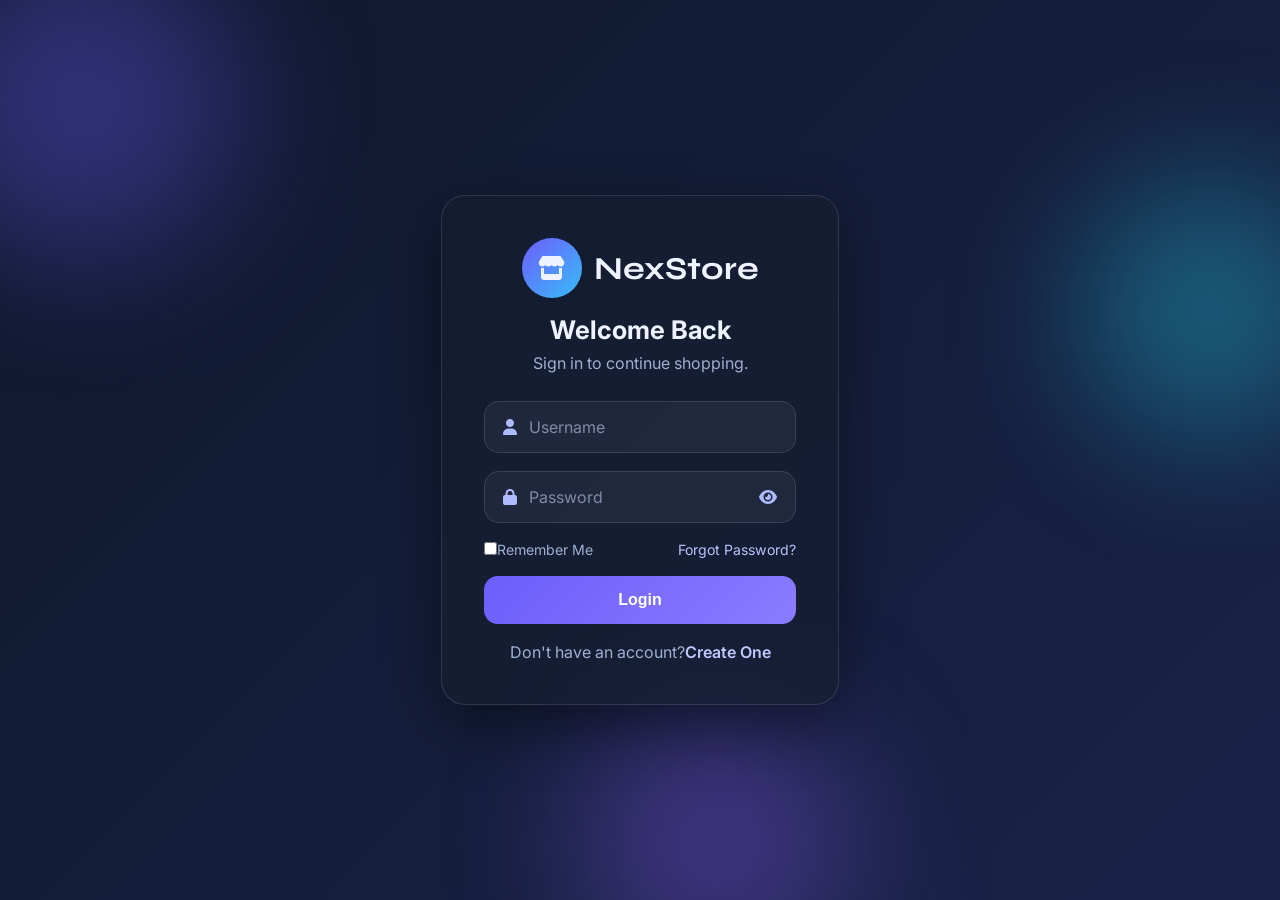
<file: src/main/resources/static/index.html>
<!DOCTYPE html>
<html lang="en">
<head>
    <meta charset="UTF-8"/>
    <meta name="viewport" content="width=device-width, initial-scale=1.0"/>
    <title>NexStore — Item Manager</title>
    <link rel="preconnect" href="https://fonts.googleapis.com">
    <link href="https://fonts.googleapis.com/css2?family=Syne:wght@700;800&family=Inter:wght@400;500;600&display=swap" rel="stylesheet">
    <link rel="stylesheet" href="in.css"/>
    <style>
        .auth-staff, .auth-admin, .auth-superadmin { display: none !important; }
        @keyframes spin { to { transform: rotate(360deg); } }
    </style>
</head>
<body>

<div class="stars"></div>

<div class="shooting-star"></div>
<div class="shooting-star"></div>
<div class="shooting-star"></div>
<div class="shooting-star"></div>
<div class="shooting-star"></div>

<!-- ── HEADER ── -->
<header class="site-header">
    <div class="header-bg"></div>
    <div class="header-content">
        <div class="logo">
            <div class="cube-container">
                <div class="cube">
                    <div class="cube-face front">API</div>
                    <div class="cube-face back">JWT</div>
                    <div class="cube-face right">SQL</div>
                    <div class="cube-face left">Redis</div>
                    <div class="cube-face top">Docker</div>
                    <div class="cube-face bottom">RabbitMQ</div>
                </div>
            </div>
            <div class="logo-text">
                <h1>NexStore</h1>
                <p class="header-sub">E-Commerce Management Console</p>
            </div>
        </div>
        <p class="header-sub">E-Commerce Management Console</p>
        <div class="header-stats">
            <div class="user-info" style="margin-right:1rem;color:var(--text-muted);font-size:0.9rem;">
                Hi, <span id="user-display-name" style="color:var(--text);font-weight:600;">Guest</span>
                (<span id="user-display-role" style="font-size:0.75rem;text-transform:uppercase;letter-spacing:0.05em;">Role</span>)
            </div>
            <button class="action-btn" onclick="logout()" style="padding:0.4rem 0.8rem;font-size:0.8rem;background:rgba(255,255,255,0.05);">Logout</button>
            <div class="stat-pill" id="stat-items">— items</div>
            <div class="stat-pill" id="stat-orders">— orders</div>
            <div class="stat-pill online">● Live</div>
        </div>
    </div>
</header>

<!-- ── NAV TABS ── -->
<nav class="tab-nav">
    <button class="tab-btn active"     data-panel="view"   onclick="switchTab(this,'view')">   Inventory   </button>
    <button class="tab-btn auth-staff" data-panel="add"    onclick="switchTab(this,'add')">    Add Item    </button>
    <button class="tab-btn auth-staff" data-panel="update" onclick="switchTab(this,'update')"> Update Item </button>
    <button class="tab-btn orders-tab" data-panel="orders" onclick="switchTab(this,'orders')"> Orders     </button>
    <button class="tab-btn auth-customer" data-panel="subscription" onclick="switchTab(this,'subscription')"> Subscription </button>
    <button class="tab-btn auth-admin" data-panel="users"  onclick="switchTab(this,'users')">  Users      </button>
    <button class="tab-btn auth-superadmin" data-panel="videos" onclick="switchTab(this,'videos')"> CCTV </button>
    <button class="tab-btn auth-superadmin" data-panel="API" onclick="switchTab(this,'API')">API Check</button>
</nav>

<!-- ── AUTH OVERLAY ── -->
<div id="auth-overlay" style="display:none;position:fixed;top:0;left:0;width:100%;height:100%;background:var(--navy);z-index:9999;justify-content:center;align-items:center;flex-direction:column;text-align:center;">
    <span class="logo-icon" style="font-size:4rem;color:var(--blue);">⬡</span>
    <h1 class="logo-text" style="font-size:3rem;">NexStore</h1>
    <p style="color:var(--text-muted);margin:1rem 0 2rem;">Authenticating session...</p>
    <div style="width:40px;height:40px;border:4px solid rgba(255,255,255,0.1);border-top-color:var(--blue);border-radius:50%;animation:spin 1s linear infinite;"></div>
</div>

<main class="main-content">

    <!-- ── PANEL: VIEW (INVENTORY) ── -->
    <section id="panel-view" class="panel active">
        <div class="panel-header">
            <div>
                <h2>Inventory</h2>
                <p class="panel-desc">All products currently in stock</p>
            </div>
        </div>

        <!-- Search & Filter Bar -->
        <div class="form-grid" style="margin-bottom:1rem;">
            <div class="form-group">
                <label>Search by Name</label>
                <input type="text" id="search-name" placeholder="e.g. Laptop"/>
            </div>
            <div class="form-group">
                <label>Min Price ($)</label>
                <input type="number" id="search-min-price" placeholder="e.g. 100"/>
            </div>
            <div class="form-group">
                <label>Max Price ($)</label>
                <input type="number" id="search-max-price" placeholder="e.g. 1000"/>
            </div>
            <div class="form-group">
                <label>Min Stock</label>
                <input type="number" id="search-min-stock" placeholder="e.g. 5"/>
            </div>
        </div>

        <!-- Buttons + Pagination -->
        <div style="display:flex;gap:0.75rem;margin-bottom:1rem;align-items:center;flex-wrap:wrap;">
            <button class="action-btn primary" onclick="loadAllItems()">↻ Refresh</button>
            <button class="action-btn success" onclick="applyFilter()">⌕ Search</button>
            <button class="action-btn" style="background:var(--text-muted);" onclick="clearSearch()">✕ Clear</button>
            <div id="page-info" style="color:var(--text-muted);font-size:0.85rem;margin-left:auto;"></div>
            <div class="pagination">
            <button id="btn-prev" onclick="prevPage()" class="btn">← Prev </button>
            <button id="btn-next" onclick="nextPage()" class="btn">Next →</button>
            </div>
        </div>

        <!-- Items Table -->
        <div class="table-wrapper">
            <table>
                <thead>
                <tr>
                    <th>ID</th>
                    <th>
                        <div class="th-flex">
                            <span>Product</span>
                            <span class="sort-group">
                                <button onclick="sortTable('name', 'asc')" class="sort-btn">↑</button>
                                <button onclick="sortTable('name', 'desc')" class="sort-btn">↓</button>
                        </span>
                        </div>
                    </th>
                    <th>Description</th>
                    <th>
                        <div class="th-flex">
                            <span>Price</span>
                            <span class="sort-group">
                                <button onclick="sortTable('price', 'asc')" class="sort-btn">↑</button>
                                <button onclick="sortTable('price', 'desc')" class="sort-btn">↓</button>
                             </span>
                        </div>
                    </th>
                    <th>
                        <div class="th-flex">
                            <span>Stock</span>
                            <span class="sort-group">
                                    <button onclick="sortTable('stock', 'asc')" class="sort-btn">↑</button>
                                    <button onclick="sortTable('stock', 'desc')" class="sort-btn">↓</button>
                             </span>
                        </div>
                    </th>
                    <th>Action</th>
                </tr>
                </thead>
                <tbody id="items-tbody">
                <tr><td colspan="6" class="empty-state">Click Refresh to load inventory</td></tr>
                </tbody>
            </table>
        </div>
        <div id="msg-view" class="message"></div>
    </section>

    <!-- ── PANEL: ADD ── -->
    <section id="panel-add" class="panel">
        <div class="panel-header">
            <div>
                <h2>Add Product</h2>
                <p class="panel-desc">Register a new item to inventory</p>
            </div>
        </div>
        <div class="form-grid">
            <div class="form-group">
                <label for="add-id">Item ID</label>
                <input type="number" id="add-id" placeholder="e.g. 5"/>
            </div>
            <div class="form-group">
                <label for="add-name">Product Name</label>
                <input type="text" id="add-name" placeholder="e.g. Tablet"/>
            </div>
            <div class="form-group full">
                <label for="add-desc">Description</label>
                <input type="text" id="add-desc" placeholder="e.g. 10-inch display tablet"/>
            </div>
            <div class="form-group">
                <label for="add-price">Price ($)</label>
                <input type="number" id="add-price" placeholder="e.g. 499.99" step="0.01"/>
            </div>
            <div class="form-group">
                <label for="add-stock">Stock Quantity</label>
                <input type="number" id="add-stock" placeholder="e.g. 25"/>
            </div>
        </div>
        <button class="action-btn success" onclick="addItem()">+ Add to Inventory</button>
        <div id="msg-add" class="message"></div>
    </section>

    <!-- ── PANEL: UPDATE ── -->
    <section id="panel-update" class="panel">
        <div class="panel-header">
            <div>
                <h2>Update Product</h2>
                <p class="panel-desc">Modify an existing item's details</p>
            </div>
        </div>
        <div class="form-grid">
            <div class="form-group full">
                <label for="upd-id">Item ID to Update</label>
                <input type="number" id="upd-id" placeholder="e.g. 1"/>
            </div>
            <div class="form-group">
                <label for="upd-name">New Name</label>
                <input type="text" id="upd-name" placeholder="e.g. Laptop Pro"/>
            </div>
            <div class="form-group">
                <label for="upd-price">New Price ($)</label>
                <input type="number" id="upd-price" placeholder="e.g. 899.99" step="0.01"/>
            </div>
            <div class="form-group full">
                <label for="upd-desc">New Description</label>
                <input type="text" id="upd-desc" placeholder="e.g. Updated high performance laptop"/>
            </div>
            <div class="form-group">
                <label for="upd-stock">New Stock Quantity</label>
                <input type="number" id="upd-stock" placeholder="e.g. 5"/>
            </div>
        </div>
        <button class="action-btn warning" onclick="updateItem()">✎ Save Changes</button>
        <div id="msg-update" class="message"></div>
    </section>

    <!-- ── PANEL: ORDERS ── -->
    <section id="panel-orders" class="panel">
        <div class="panel-header">
            <div>
                <h2>Orders</h2>
                <p class="panel-desc">Manage and track customer orders</p>
            </div>
            <button class="action-btn primary" onclick="loadAllOrders()">↻ Refresh</button>
        </div>

        <div class="table-wrapper">
            <table>
                <thead>
                <tr>
                    <th>Order ID</th>
                    <th>Customer ID</th>
                    <th>Date</th>
                    <th>Total</th>
                    <th>Payment</th>
                    <th>Actions</th>
                </tr>
                </thead>
                <tbody id="orders-tbody">
                <tr><td colspan="6" class="empty-state">Click Refresh to load orders</td></tr>
                </tbody>
            </table>
        </div>
        <div style="display:flex;gap:0.75rem;margin-top:1rem;align-items:center;flex-wrap:wrap;">
            <div id="page-info-orders" style="color:var(--text-muted);font-size:0.85rem;margin-left:auto;"></div>
            <div class="pagination">
                <button id="btn-prev-orders" onclick="prevPageOrders()" class="btn">← Prev </button>
                <button id="btn-next-orders" onclick="nextPageOrders()" class="btn">Next →</button>
            </div>
        </div>
        <div id="msg-orders" class="message"></div>

        <!-- Order Detail -->
        <div class="section-divider"></div>
        <div class="panel-header">
            <div>
                <h2>Order Details</h2>
                <p class="panel-desc">Eager load — fetches full customer + item breakdown</p>
            </div>
        </div>
        <div class="form-grid">
            <div class="form-group">
                <label for="order-detail-id">Order ID</label>
                <input type="number" id="order-detail-id" placeholder="e.g. 1"/>
            </div>
        </div>
        <button class="action-btn primary" onclick="loadOrderDetail()">⌕ Load Full Details</button>
        <div id="order-detail-box" style="margin-top:1.25rem;"></div>

        <!-- Place Order -->
        <div class="section-divider"></div>
        <div class="panel-header">
            <div>
                <h2>Place New Order</h2>
                <p class="panel-desc">Create an order and assign items to it</p>
            </div>
        </div>
        <div class="form-grid">
            <div class="form-group">
                <label for="new-order-customer">Customer ID</label>
                <input type="number" id="new-order-customer" placeholder="e.g. 1"/>
            </div>
            <div class="form-group">
                <label for="new-order-item">Item ID</label>
                <input type="number" id="new-order-item" placeholder="e.g. 1"/>
            </div>
            <div class="form-group">
                <label for="new-order-qty">Quantity</label>
                <input type="number" id="new-order-qty" placeholder="e.g. 2"/>
            </div>
        </div>
        <button class="action-btn success" onclick="placeOrder()">+ Place Order</button>
        <div id="msg-place-order" class="message"></div>

        <!-- Delete Order -->
        <div class="section-divider"></div>
        <div class="panel-header">
            <div>
                <h2>Delete Order</h2>
                <p class="panel-desc">Permanently remove an order and its items</p>
            </div>
        </div>
        <div class="form-grid">
            <div class="form-group">
                <label for="delete-order-id">Order ID</label>
                <input type="number" id="delete-order-id" placeholder="e.g. 1"/>
            </div>
        </div>
        <button class="action-btn danger auth-admin" onclick="deleteOrder()" style="margin-top:1rem;">✕ Delete Order</button>
        <div id="msg-delete-order" class="message"></div>
    </section>

    <!-- ── PANEL: SUBSCRIPTION ── -->
    <section id="panel-subscription" class="panel">
        <div class="panel-header">
            <div>
                <h2>Subscription</h2>
                <p class="panel-desc">Subscribe to get discounts on all your orders</p>
            </div>
        </div>

        <!-- Current subscription status -->
        <div id="current-sub-box" style="margin-bottom:1.5rem;"></div>

        <!-- Plans grid -->
        <div class="section-divider"></div>
        <div class="panel-header">
            <div>
                <h2>Available Plans</h2>
                <p class="panel-desc">Choose a plan that works for you</p>
            </div>
            <button class="action-btn primary" onclick="loadSubscriptionPlans()">↻ Refresh</button>
        </div>
        <div id="plans-grid" style="display:grid;grid-template-columns:repeat(auto-fill,minmax(250px,1fr));gap:1.25rem;margin-top:1rem;">
            <p class="empty-state">Click Refresh to load plans</p>
        </div>
        <div id="msg-subscription" class="message"></div>
    </section>

    <!-- ── PANEL: USERS ── -->
    <section id="panel-users" class="panel">
        <div class="panel-header">
            <div>
                <h2>User Management</h2>
                <p class="panel-desc">Promote users to different roles</p>
            </div>
        </div>
        <div class="form-grid">
            <div class="form-group">
                <label for="promote-username">Username</label>
                <input type="text" id="promote-username" placeholder="e.g. jdoe"/>
            </div>
            <div class="form-group">
                <label for="promote-role">New Role</label>
                <select id="promote-role" style="background:var(--navy-card);color:var(--text);border:1px solid var(--border);padding:0.6rem;border-radius:6px;">
                    <option value="CUSTOMER">CUSTOMER</option>
                    <option value="STAFF">STAFF</option>
                    <option value="ADMIN">ADMIN</option>
                    <option value="SUPER_ADMIN">SUPER ADMIN</option>
                </select>
            </div>
        </div>
        <button class="action-btn primary" onclick="promoteUser()" style="margin-top:1rem;">Promote User</button>
        <div id="msg-users" class="message"></div>

        <!-- Customer Subscriptions -->
        <div class="section-divider"></div>
        <div class="panel-header">
            <div>
                <h2>Customer Subscriptions</h2>
                <p class="panel-desc">View all active and inactive customer subscriptions</p>
            </div>
            <button class="action-btn primary" onclick="loadAllSubscriptions()">↻ Refresh</button>
        </div>
        <div class="table-wrapper">
            <table>
                <thead>
                <tr>
                    <th>Subscription ID</th><th>Customer</th><th>Plan</th><th>Status</th><th>Started</th><th>Discount</th>
                </tr>
                </thead>
                <tbody id="subscriptions-tbody">
                <tr><td colspan="6" class="empty-state">Click Refresh to load subscriptions</td></tr>
                </tbody>
            </table>
        </div>
        <div style="display:flex;gap:0.75rem;margin-top:1rem;align-items:center;flex-wrap:wrap;">
            <div id="page-info-subs" style="color:var(--text-muted);font-size:0.85rem;margin-left:auto;"></div>
            <div class="pagination">
                <button id="btn-prev-subs" onclick="prevPageSubs()" class="btn">← Prev </button>
                <button id="btn-next-subs" onclick="nextPageSubs()" class="btn">Next →</button>
            </div>
        </div>
        <div id="msg-subscriptions" class="message"></div>
    </section>

    <!-- ── PANEL: VIDEOS (CCTV) ── -->
    <section id="panel-videos" class="panel">
        <div class="panel-header">
            <div>
                <h2>CCTV Footage</h2>
                <p class="panel-desc">Upload, process, and review recorded footage</p>
            </div>
            <button class="action-btn primary" onclick="loadAllVideos()">↻ Refresh</button>
        </div>

        <!-- Upload -->
        <div class="form-grid">
            <div class="form-group full">
                <label for="video-file-input">Upload Recording (.mp4, .mov)</label>
                <input type="file" id="video-file-input" accept=".mp4,.mov,video/mp4,video/quicktime"/>
            </div>
        </div>
        <button class="action-btn success" onclick="uploadVideo()">⬆ Upload</button>
        <div id="msg-video-upload" class="message"></div>

        <!-- All Uploads -->
        <div class="section-divider"></div>
        <div class="panel-header">
            <div>
                <h2>All Recordings</h2>
                <p class="panel-desc">Every uploaded file and its processing status</p>
            </div>
        </div>
        <div class="table-wrapper">
            <table>
                <thead>
                <tr>
                    <th>ID</th><th>File Name</th><th>Uploaded By</th><th>Uploaded At</th><th>Status</th><th>Action</th>
                </tr>
                </thead>
                <tbody id="videos-tbody">
                <tr><td colspan="6" class="empty-state">Click Refresh to load recordings</td></tr>
                </tbody>
            </table>
        </div>
        <div style="display:flex;gap:0.75rem;margin-top:1rem;align-items:center;flex-wrap:wrap;">
            <div id="page-info-videos" style="color:var(--text-muted);font-size:0.85rem;margin-left:auto;"></div>
            <div class="pagination">
                <button id="btn-prev-videos" onclick="prevPageVideos()" class="btn">← Prev </button>
                <button id="btn-next-videos" onclick="nextPageVideos()" class="btn">Next →</button>
            </div>
        </div>
        <div id="msg-videos" class="message"></div>

        <!-- Completed / Playable -->
        <div class="section-divider"></div>
        <div class="panel-header">
            <div>
                <h2>Processed Recordings</h2>
                <p class="panel-desc">Completed footage, ready to play in 360p / 480p / 720p</p>
            </div>
        </div>
        <div id="completed-videos-grid" class="video-grid">
            <p class="empty-state">No completed recordings yet.</p>
        </div>
    </section>

    <section id="panel-API" class="panel">
        <div class="dashboard">

            <h1>API Analytics Dashboard</h1>

            <div class="cards">

                <div class="card">
                    <h3>Total Requests</h3>
                    <h1 id="totalRequests">0</h1>
                </div>

                <div class="card">
                    <h3>Total APIs</h3>
                    <h1 id="totalApis">0</h1>
                </div>

                <div class="card">
                    <h3>Average Response</h3>
                    <h1 id="avgTime">0 ms</h1>
                </div>

                <div class="card">
                    <h3>Error Rate</h3>
                    <h1 id="errorRate">0%</h1>
                </div>

            </div>

            <div class="chart-card">
                <h2>API Hits</h2>

                <svg id="chart"></svg>
                <div id="chart-tooltip"></div>
            </div>

        </div>
    </section>

</main>
<!-- ── VIDEO MODAL ── -->
<div id="video-modal" class="video-modal">
    <div class="video-modal-inner">
        <div class="video-modal-header">
            <h3 id="video-modal-title">Video</h3>
            <button class="modal-close-btn" onclick="closeVideoModal()">✕</button>
        </div>
        <video id="video-modal-player" controls></video>
        <div class="modal-quality-bar">
            <span>Quality:</span>
            <div id="quality-switch"></div>
        </div>
    </div>
</div>
<script src="https://d3js.org/d3.v7.min.js"></script>
<script src="App.js"></script>
<script>
    window.addEventListener('load', () => {
        if (typeof switchTab === 'undefined') {
            console.error('App.js failed to load');
        } else {
            console.log('App.js loaded successfully');
        }
    });
</script>
</body>
</html>
</file>
<file: src/main/resources/static/in.css>
/* ── RESET & BASE ── */
*, *::before, *::after { margin: 0; padding: 0; box-sizing: border-box; }

:root {
    --navy:      #0f1729;
    --navy-mid:  #1a2540;
    --navy-card: #1e2d4a;
    --blue:      #4f8ef7;
    --blue-glow: rgba(79,142,247,0.25);
    --emerald:   #10b981;
    --amber:     #f59e0b;
    --rose:      #f43f5e;
    --purple:    #8b5cf6;
    --text:      #e2e8f0;
    --text-muted:#94a3b8;
    --border:    rgba(255,255,255,0.08);
    --radius:    12px;
    --radius-sm: 8px;
}

body {
    font-family: 'Inter', sans-serif;
    background: var(--navy);
    color: var(--text);
    min-height: 100vh;
    line-height: 1.6;
    position:relative;
}


.stars {
    width: 1px;
    height: 1px;
    position: fixed;
    inset:0;
    pointer-events:none;
    z-index:-2;
    background: white;
    box-shadow: 2vw 5vh 2px white, 10vw 8vh 2px white, 15vw 15vh 1px white,
    22vw 22vh 1px white, 28vw 12vh 2px white, 32vw 32vh 1px white,
    38vw 18vh 2px white, 42vw 35vh 1px white, 48vw 25vh 2px white,
    53vw 42vh 1px white, 58vw 15vh 2px white, 63vw 38vh 1px white,
    68vw 28vh 2px white, 73vw 45vh 1px white, 78vw 32vh 2px white,
    83vw 48vh 1px white, 88vw 20vh 2px white, 93vw 52vh 1px white,
    98vw 35vh 2px white, 5vw 60vh 1px white, 12vw 65vh 2px white,
    18vw 72vh 1px white, 25vw 78vh 2px white, 30vw 85vh 1px white,
    35vw 68vh 2px white, 40vw 82vh 1px white, 45vw 92vh 2px white,
    50vw 75vh 1px white, 55vw 88vh 2px white, 60vw 95vh 1px white,
    65vw 72vh 2px white, 70vw 85vh 1px white, 75vw 78vh 2px white,
    80vw 92vh 1px white, 85vw 82vh 2px white, 90vw 88vh 1px white,
    95vw 75vh 2px white;
    animation: twinkle 8s infinite linear;
}

.shooting-star {
    position: fixed;
    pointer-events: none;
    z-index:-1;
    width: 100px;
    height: 2px;
    background: linear-gradient(90deg, white, transparent);
    animation: shoot 3s infinite ease-in;
}

.shooting-star:nth-child(1) {
    top: 20%;
    left: -100px;
    animation-delay: 0s;
}

.shooting-star:nth-child(2) {
    top: 35%;
    left: -100px;
    animation-delay: 1s;
}

.shooting-star:nth-child(3) {
    top: 50%;
    left: -100px;
    animation-delay: 2s;
}

@keyframes twinkle {
    0%,
    100% {
        opacity: 0.8;
    }
    50% {
        opacity: 0.4;
    }
}

@keyframes shoot {
    0% {
        transform: translateX(0) translateY(0) rotate(25deg);
        opacity: 1;
    }
    100% {
        transform: translateX(120vw) translateY(50vh) rotate(25deg);
        opacity: 0;
    }
}

/* ── HEADER ── */
.site-header {
    padding: 1rem 2rem;
    text-align: center;
    border-bottom: 1px solid var(--border);
    z-index: 1000;
    overflow: hidden;
    border-bottom: 1px solid var(--border);

    background: rgba(15,23,41,0.92);
    backdrop-filter: blur(12px);
    -webkit-backdrop-filter: blur(12px);
}

.header-bg {
    position: absolute;
    inset: 0;
    background:
            radial-gradient(ellipse 80% 60% at 50% -10%, rgba(79,142,247,0.18) 0%, transparent 70%),
            repeating-linear-gradient(
                    90deg,
                    transparent,
                    transparent 40px,
                    rgba(255,255,255,0.015) 40px,
                    rgba(255,255,255,0.015) 41px
            ),
            repeating-linear-gradient(
                    0deg,
                    transparent,
                    transparent 40px,
                    rgba(255,255,255,0.015) 40px,
                    rgba(255,255,255,0.015) 41px
            );
    z-index: 0;
}

.header-content {
    position: relative;
    z-index: 1;
}

.logo {
    display:flex;
    align-items:center;
    gap:12px;
}

.cube{
    width:45px;
    height:45px;
    position:relative;
    transform-style:preserve-3d;
    animation: rotateCube 24s linear infinite;
    transition:all .5s ease;
}
.cube-container{
    width:50px;
    height:50px;
    perspective:1000px;
    display:flex;
    justify-content:center;
    align-items:center;
}

.cube:hover{
    animation-duration:3s;
    transform:scale(1.12);
}

.cube-face{
    position:absolute;
    width:45px;
    height:45px;
    display:flex;
    justify-content:center;
    align-items:center;
    color:white;
    font-size:9px;
    font-weight:700;
    letter-spacing:.5px;
    border-radius:8px;
    border:1px solid rgba(255,255,255,.15);
    background:linear-gradient(
            135deg, rgba(37,99,235,.95), rgba(139,92,246,.95));
    backdrop-filter:blur(8px);
    box-shadow: 0 0 15px rgba(59,130,246,.25);
    transition:.4s;
}

.front{
    transform:translateZ(30px);
}

.back{
    transform:rotateY(180deg) translateZ(30px);
}

.right{
    transform:rotateY(90deg) translateZ(30px);
}

.left{
    transform:rotateY(-90deg) translateZ(30px);
}

.top{
    transform:rotateX(90deg) translateZ(30px);
}

.bottom{
    transform:rotateX(-90deg) translateZ(30px);
}

@keyframes rotateCube{
    0%{
        transform:rotateX(0deg) rotateY(0deg);
    }
    100%{
        transform:rotateX(360deg) rotateY(360deg);
    }
}

.cube::before{
    content:"";
    position:absolute;
    inset:-18px;
    border-radius:50%;
    background:radial-gradient(
            rgba(59,130,246,.35),
            transparent 70%
    );
    filter:blur(12px);
    animation:pulseGlow 4s ease-in-out infinite;
    z-index:-1;
}

@keyframes pulseGlow{
    0%{
        opacity:.35;
        transform:scale(.9);
    }
    50%{
        opacity:.8;
        transform:scale(1.2);
    }
    100%{
        opacity:.35;
        transform:scale(.9);
    }
}

.cube:hover .cube-face{
    box-shadow:
            0 0 10px #3b82f6,
            0 0 20px #3b82f6,
            0 0 40px #8b5cf6;
}

.logo-text {
    font-family: 'Syne', sans-serif;
    font-size: 1.8rem;
    font-weight: 800;
    letter-spacing: -1px;
    background: linear-gradient(135deg, #fff 30%, var(--blue));
    -webkit-background-clip: text;
    -webkit-text-fill-color: transparent;
    background-clip: text;
}

.logo-text h1{
    transition:.3s;
}

.logo:hover .logo-text h1{
    color:#60a5fa;
    text-shadow: 0 0 10px rgba(96,165,250,.6);
}

.header-sub {
    color: var(--text-muted);
    font-size: 0.9rem;
    letter-spacing: 0.05em;
    text-transform: uppercase;
    margin-bottom: 0.5rem;
}

.header-stats {
    display: flex;
    justify-content: center;
    gap: 0.6rem;
    flex-wrap: wrap;
}

.stat-pill {
    padding: 0.3rem 0.9rem;
    border-radius: 999px;
    font-size: 0.8rem;
    font-weight: 500;
    background: rgba(255,255,255,0.06);
    border: 1px solid var(--border);
    color: var(--text-muted);
    transition: all 0.3s;
}

.stat-pill.online {
    color: var(--emerald);
    border-color: rgba(16,185,129,0.3);
    background: rgba(16,185,129,0.08);
    animation: blink 2s ease-in-out infinite;
}

@keyframes blink {
    0%, 100% { opacity: 1; }
    50%       { opacity: 0.6; }
}

/* ── TAB NAV ── */
.tab-nav {
    display: flex;
    gap: 0;
    background: var(--navy-mid);
    border-bottom: 1px solid var(--border);
    padding: 0 2rem;
    overflow-x: auto;

    position: sticky;
    top: 0;
    left: 0;
    width: 100%;
    z-index: 9998;
}

.tab-btn {
    padding: 1rem 1.5rem;
    border: none;
    background: transparent;
    color: var(--text-muted);
    font-family: 'Inter', sans-serif;
    font-size: 0.875rem;
    font-weight: 500;
    cursor: pointer;
    border-bottom: 2px solid transparent;
    transition: all 0.2s;
    white-space: nowrap;
}

.tab-btn:hover { color: var(--text); }

.tab-btn.active {
    color: var(--blue);
    border-bottom-color: var(--blue);
}

.tab-btn.orders-tab.active {
    color: var(--purple);
    border-bottom-color: var(--purple);
}

/* ── MAIN CONTENT ── */
.main-content {
    max-width: 1100px;
    margin: 2rem auto;
    padding: 0 1.5rem;
}

/* ── PANELS ── */
.panel { display: none; animation: fadeUp 0.3s ease; }
.panel.active { display: block; }

@keyframes fadeUp {
    from { opacity: 0; transform: translateY(12px); }
    to   { opacity: 1; transform: translateY(0); }
}

.panel-header {
    display: flex;
    justify-content: space-between;
    align-items: flex-start;
    margin-bottom: 1.5rem;
}

.panel-header h2 {
    font-family: 'Syne', sans-serif;
    font-size: 1.4rem;
    font-weight: 700;
    color: #fff;
}

.panel-desc {
    font-size: 0.82rem;
    color: var(--text-muted);
    margin-top: 0.2rem;
}

.section-divider {
    border: none;
    border-top: 1px solid var(--border);
    margin: 2.5rem 0;
}

/* ── TABLE ── */
.table-wrapper {
    background: var(--navy-card);
    border: 1px solid var(--border);
    border-radius: var(--radius);
    overflow: hidden;
    margin-bottom: 1rem;
}

table { width: 100%; border-collapse: collapse; font-size: 0.875rem; }

thead th {
    background: rgba(255,255,255,0.04);
    padding: 0.85rem 1.1rem;
    text-align: left;
    font-size: 0.75rem;
    font-weight: 600;
    text-transform: uppercase;
    letter-spacing: 0.06em;
    color: var(--text-muted);
    border-bottom: 1px solid var(--border);
}

tbody tr {
    border-bottom: 1px solid var(--border);
    transition: background 0.15s;
    animation: rowIn 0.25s ease both;
}

tbody tr:last-child { border-bottom: none; }
tbody tr:hover { background: rgba(79,142,247,0.06); }

@keyframes rowIn {
    from { opacity: 0; transform: translateX(-8px); }
    to   { opacity: 1; transform: translateX(0); }
}

tbody td {
    padding: 0.85rem 1.1rem;
    color: var(--text);
    vertical-align: middle;
}

.empty-state {
    text-align: center;
    padding: 3rem !important;
    color: var(--text-muted);
    font-size: 0.875rem;
}

/* ── STOCK BADGE ── */
.stock-badge {
    display: inline-block;
    padding: 0.2rem 0.6rem;
    border-radius: 999px;
    font-size: 0.75rem;
    font-weight: 600;
}
.stock-ok   { background: rgba(16,185,129,0.15); color: var(--emerald); }
.stock-low  { background: rgba(245,158,11,0.15);  color: var(--amber); }
.stock-out  { background: rgba(244,63,94,0.15);   color: var(--rose); }

/* ── FORMS ── */
.form-grid {
    display: grid;
    grid-template-columns: 1fr 1fr;
    gap: 1rem;
    background: var(--navy-card);
    border: 1px solid var(--border);
    border-radius: var(--radius);
    padding: 1.5rem;
    margin-bottom: 1.25rem;
}

.form-group { display: flex; flex-direction: column; gap: 0.4rem; }
.form-group.full { grid-column: 1 / -1; }

label {
    font-size: 0.78rem;
    font-weight: 600;
    text-transform: uppercase;
    letter-spacing: 0.05em;
    color: var(--text-muted);
}

input {
    padding: 0.65rem 0.9rem;
    background: rgba(255,255,255,0.05);
    border: 1px solid var(--border);
    border-radius: var(--radius-sm);
    color: var(--text);
    font-family: 'Inter', sans-serif;
    font-size: 0.9rem;
    outline: none;
    transition: border-color 0.2s, box-shadow 0.2s;
}

input::placeholder { color: rgba(148,163,184,0.4); }

input:focus {
    border-color: var(--blue);
    box-shadow: 0 0 0 3px var(--blue-glow);
}

/* ── BUTTONS ── */
.action-btn {
    padding: 0.65rem 1.5rem;
    border: none;
    border-radius: var(--radius-sm);
    font-family: 'Inter', sans-serif;
    font-size: 0.875rem;
    font-weight: 600;
    cursor: pointer;
    transition: transform 0.15s, box-shadow 0.15s, opacity 0.15s;
    letter-spacing: 0.02em;
}

.action-btn:hover  { transform: translateY(-2px); box-shadow: 0 6px 20px rgba(0,0,0,0.3); }
.action-btn:active { transform: translateY(0); }

.action-btn.primary { background: var(--blue);    color: #fff; }
.action-btn.success { background: var(--emerald); color: #fff; }
.action-btn.warning { background: var(--amber);   color: #0f1729; }
.action-btn.danger  { background: var(--rose);    color: #fff; }

/* inline row delete btn */
.row-delete-btn {
    padding: 0.3rem 0.75rem;
    border: 1px solid rgba(244,63,94,0.3);
    border-radius: 6px;
    background: rgba(244,63,94,0.08);
    color: var(--rose);
    font-size: 0.78rem;
    font-weight: 600;
    cursor: pointer;
    transition: all 0.15s;
}
.row-delete-btn:hover {
    background: var(--rose);
    color: #fff;
    transform: scale(1.05);
}

/* order view btn */
.row-view-btn {
    padding: 0.3rem 0.75rem;
    border: 1px solid rgba(79,142,247,0.3);
    border-radius: 6px;
    background: rgba(79,142,247,0.08);
    color: var(--blue);
    font-size: 0.78rem;
    font-weight: 600;
    cursor: pointer;
    transition: all 0.15s;
    margin-right: 0.4rem;
}
.row-view-btn:hover { background: var(--blue); color: #fff; }

/* ── MESSAGES ── */
.message {
    margin-top: 0.75rem;
    padding: 0.75rem 1rem;
    border-radius: var(--radius-sm);
    font-size: 0.85rem;
    display: none;
    animation: fadeUp 0.2s ease;
}

.message.success {
    background: rgba(16,185,129,0.12);
    color: var(--emerald);
    border: 1px solid rgba(16,185,129,0.25);
    display: block;
}

.message.error {
    background: rgba(244,63,94,0.12);
    color: var(--rose);
    border: 1px solid rgba(244,63,94,0.25);
    display: block;
}

/* ── ORDER DETAIL CARD ── */
.order-detail-card {
    background: var(--navy-card);
    border: 1px solid var(--border);
    border-radius: var(--radius);
    padding: 1.5rem;
    animation: fadeUp 0.3s ease;
}

.order-detail-card h3 {
    font-family: 'Syne', sans-serif;
    font-size: 1.1rem;
    margin-bottom: 1rem;
    color: #fff;
}

.detail-row {
    display: flex;
    gap: 0.5rem;
    margin-bottom: 0.4rem;
    font-size: 0.875rem;
}

.detail-label { color: var(--text-muted); min-width: 100px; }
.detail-value { color: var(--text); font-weight: 500; }

.detail-divider {
    border: none;
    border-top: 1px solid var(--border);
    margin: 1rem 0;
}

.order-items-table {
    width: 100%;
    border-collapse: collapse;
    font-size: 0.82rem;
    margin-top: 0.5rem;
}

.order-items-table th {
    background: rgba(255,255,255,0.04);
    padding: 0.5rem 0.75rem;
    text-align: left;
    color: var(--text-muted);
    font-size: 0.72rem;
    text-transform: uppercase;
    letter-spacing: 0.05em;
    border-bottom: 1px solid var(--border);
}

.order-items-table td {
    padding: 0.55rem 0.75rem;
    color: var(--text);
    border-bottom: 1px solid var(--border);
}

.order-items-table tr:last-child td { border-bottom: none; }

/* ── RESPONSIVE ── */
@media (max-width: 640px) {
    .form-grid { grid-template-columns: 1fr; }
    .form-group.full { grid-column: 1; }
    .tab-nav { padding: 0 1rem; }
    .main-content { padding: 0 1rem; }
    .logo-text { font-size: 1.8rem; }
}

.sort-btn{
    background: rgba(255,255,255,0.08);
    border: none;
    color: var(--text-muted);
    cursor: pointer;
    border-radius: 4px;
    font-size: 0.75rem;
    transition: all 0.15s;
    display: inline-flex;
    align-items: center;
    justify-content: center;
    width: 1.4rem;
    height: 1.4rem;
    padding: 0;
    line-height: 1;
    margin-left: 0;
}

.sort-btn:hover{
    background: var(--blue);
    color: #fff;
}

.sort-btn.active{
    background: var(--blue);
    color: #fff;
}

.th-flex {
    display: flex;
    align-items: center;
    justify-content: space-between;
    gap: 0.5rem;
    white-space: nowrap;
}

.sort-group {
    display: flex;
    gap: 0.2rem;
    flex-shrink: 0;
}
.btn {
    display: inline-flex;
    align-items: center;
    justify-content: center;

    min-width: 90px;
    padding: 10px 18px;

    background: rgba(255,255,255,0.08);
    color: var(--text);
    border: 1px solid rgba(255,255,255,0.12);
    border-radius: 8px;

    font-size: 0.9rem;
    font-weight: 500;

    cursor: pointer;
    transition: all 0.2s ease;
}

.btn:hover {
    background: var(--blue);
    border-color: var(--blue);
    color: white;
    transform: translateY(-2px);
}

.btn:active {
    transform: translateY(0);
}

.btn:disabled {
    opacity: 0.45;
    cursor: not-allowed;
    transform: none;
}

.pagination {
    display: flex;
    justify-content: center;
    align-items: center;
    gap: 12px;
    margin-top: 20px;
}

#page-info {
    min-width: 130px;
    text-align: center;
    color: var(--text-muted);
    font-size: 0.9rem;
    font-weight: 500;
}

/* ── VIDEO / CCTV STATUS BADGES ── */
.status-badge {
    display: inline-block;
    padding: 0.2rem 0.6rem;
    border-radius: 999px;
    font-size: 0.75rem;
    font-weight: 600;
    text-transform: uppercase;
    letter-spacing: 0.03em;
}
.status-pending    { background: rgba(245,158,11,0.15);  color: var(--amber); }
.status-processing { background: rgba(79,142,247,0.15);  color: var(--blue); }
.status-completed  { background: rgba(16,185,129,0.15);  color: var(--emerald); }
.status-failed     { background: rgba(244,63,94,0.15);   color: var(--rose); }

/* ── VIDEO GRID ── */
.video-grid {
    display: grid;
    grid-template-columns: repeat(auto-fill, minmax(240px, 1fr));
    gap: 1rem;
}
.video-card {
    background: var(--navy-card);
    border: 1px solid var(--border);
    border-radius: var(--radius);
    padding: 1.1rem;
    display: flex;
    flex-direction: column;
    gap: 0.6rem;
    animation: fadeUp 0.3s ease;
}
.video-card h4 { font-family: 'Syne', sans-serif; font-size: 0.95rem; color: #fff; }
.video-card .video-meta { font-size: 0.78rem; color: var(--text-muted); }
.video-card .video-qualities { display: flex; gap: 0.4rem; flex-wrap: wrap; }

.quality-btn {
    padding: 0.3rem 0.7rem;
    border: 1px solid rgba(79,142,247,0.3);
    border-radius: 6px;
    background: rgba(79,142,247,0.08);
    color: var(--blue);
    font-size: 0.75rem;
    font-weight: 600;
    cursor: pointer;
    transition: all 0.15s;
}
.quality-btn:hover  { background: var(--blue); color: #fff; }
.quality-btn.active { background: var(--blue); color: #fff; }

/* ── VIDEO MODAL ── */
.video-modal-overlay {
    display: none;
    position: fixed;
    inset: 0;
    background: rgba(0,0,0,0.75);
    z-index: 10000;
    justify-content: center;
    align-items: center;
}
.video-modal-overlay.open { display: flex; }

.video-modal {
    background: var(--navy-card);
    border: 1px solid var(--border);
    border-radius: var(--radius);
    padding: 1.25rem;
    width: min(720px, 92vw);
}
.video-modal-header {
    display: flex;
    justify-content: space-between;
    align-items: center;
    margin-bottom: 0.75rem;
}
.video-modal-header h3 { font-family:'Syne', sans-serif; color:#fff; font-size:1.05rem; }
.video-modal-close {
    background: transparent;
    border: none;
    color: var(--text-muted);
    font-size: 1.1rem;
    cursor: pointer;
}
.video-modal-close:hover { color: var(--rose); }

#video-modal-player {
    width: 100%;
    border-radius: var(--radius-sm);
    background: #000;
    max-height: 60vh;
}
.quality-switch { display: flex; gap: 0.5rem; margin-top: 0.75rem; }
/* ── VIDEO CARDS ── */
.video-card {
    background: var(--navy-card);
    border: 1px solid var(--border);
    border-radius: var(--radius);
    overflow: hidden;
    cursor: pointer;
    transition: transform 0.2s, box-shadow 0.2s;
}

.video-card:hover {
    transform: translateY(-4px);
    box-shadow: 0 8px 24px rgba(0,0,0,0.3);
}

.video-thumb-wrapper {
    position: relative;
    width: 100%;
    aspect-ratio: 16/9;
    background: #000;
    overflow: hidden;
}

.video-thumbnail {
    width: 100%;
    height: 100%;
    object-fit: cover;
    display: block;
}

.play-overlay {
    position: absolute;
    inset: 0;
    display: flex;
    align-items: center;
    justify-content: center;
    font-size: 2.5rem;
    color: #fff;
    background: rgba(0,0,0,0.3);
    opacity: 0;
    transition: opacity 0.2s;
}

.video-card:hover .play-overlay { opacity: 1; }

.video-card-info {
    padding: 0.85rem;
}

.video-card-info h4 {
    font-size: 0.9rem;
    font-weight: 600;
    color: var(--text);
    margin-bottom: 0.3rem;
    white-space: nowrap;
    overflow: hidden;
    text-overflow: ellipsis;
}

.video-meta {
    font-size: 0.75rem;
    color: var(--text-muted);
    margin-bottom: 0.5rem;
}

.video-qualities {
    display: flex;
    gap: 0.4rem;
    flex-wrap: wrap;
}

.quality-btn {
    padding: 0.2rem 0.6rem;
    border: 1px solid var(--border);
    border-radius: 4px;
    background: rgba(255,255,255,0.05);
    color: var(--text-muted);
    font-size: 0.75rem;
    cursor: pointer;
    transition: all 0.15s;
}

.quality-btn:hover, .quality-btn.active {
    background: var(--blue);
    color: #fff;
    border-color: var(--blue);
}

/* ── VIDEO MODAL ── */
.video-modal {
    display: none;
    position: fixed;
    inset: 0;
    background: rgba(0,0,0,0.85);
    z-index: 9999;
    align-items: center;
    justify-content: center;
    flex-direction: column;
}

.video-modal.open { display: flex; }

.video-modal-inner {
    background: var(--navy-card);
    border: 1px solid var(--border);
    border-radius: var(--radius);
    width: 90%;
    max-width: 900px;
    overflow: hidden;
}

.video-modal-header {
    display: flex;
    justify-content: space-between;
    align-items: center;
    padding: 1rem 1.25rem;
    border-bottom: 1px solid var(--border);
}

.video-modal-header h3 {
    font-family: 'Syne', sans-serif;
    font-size: 1rem;
    color: #fff;
}

.modal-close-btn {
    background: none;
    border: none;
    color: var(--text-muted);
    font-size: 1.5rem;
    cursor: pointer;
    line-height: 1;
}

.modal-close-btn:hover { color: var(--rose); }

.video-modal video {
    width: 100%;
    display: block;
    background: #000;
}

.modal-quality-bar {
    padding: 0.75rem 1.25rem;
    display: flex;
    gap: 0.5rem;
    align-items: center;
    border-top: 1px solid var(--border);
}

.modal-quality-bar span {
    font-size: 0.8rem;
    color: var(--text-muted);
    margin-right: 0.5rem;
}

/* ── STATUS BADGES ── */
.status-badge {
    padding: 0.2rem 0.6rem;
    border-radius: 999px;
    font-size: 0.75rem;
    font-weight: 600;
}

.status-pending    { background: rgba(245,158,11,0.15);  color: var(--amber); }
.status-processing { background: rgba(79,142,247,0.15);  color: var(--blue); }
.status-completed  { background: rgba(16,185,129,0.15);  color: var(--emerald); }
.status-failed     { background: rgba(244,63,94,0.15);   color: var(--rose); }

/* ── COMPLETED VIDEOS GRID ── */
#completed-videos-grid {
    display: grid;
    grid-template-columns: repeat(auto-fill, minmax(260px, 1fr));
    gap: 1.25rem;
    margin-top: 1rem;
}

.dashboard-card {
    background: var(--navy-card);
    border: 1px solid var(--border);
    border-radius: var(--radius);
    padding: 1.25rem;
    display: flex;
    flex-direction: column;
    gap: 0.75rem;
    transition: transform 0.2s, box-shadow 0.2s;
}

.dashboard-card:hover {
    transform: translateY(-4px);
    box-shadow: 0 8px 24px rgba(0,0,0,0.3);
}

.dashboard-card h4 {
    font-family: 'Syne', sans-serif;
    font-size: 0.95rem;
    color: #fff;
}

.dashboard-card p {
    font-size: 0.85rem;
    color: var(--text-muted);
}

.dashboard { display: flex; flex-direction: column; gap: 1.5rem; }
.dashboard h1 {
    font-family: 'Syne', sans-serif;
    font-size: 1.4rem;
    color: #fff;
}

.cards {
    display: grid;
    grid-template-columns: repeat(auto-fit, minmax(180px, 1fr));
    gap: 1rem;
}
.card {
    background: var(--navy-card);
    border: 1px solid var(--border);
    border-radius: var(--radius);
    padding: 1.1rem 1.25rem;
}
.card h3 {
    font-size: 0.75rem;
    text-transform: uppercase;
    letter-spacing: 0.05em;
    color: var(--text-muted);
    margin-bottom: 0.4rem;
    font-weight: 600;
}
.card h1 {
    font-family: 'Syne', sans-serif;
    font-size: 1.6rem;
    color: var(--blue);
}

.chart-card {
    background: var(--navy-card);
    border: 1px solid var(--border);
    border-radius: var(--radius);
    padding: 1.25rem;
}
.chart-card h2 {
    font-family: 'Syne', sans-serif;
    font-size: 1rem;
    color: #fff;
    margin-bottom: 1rem;
}
#chart { width: 100%; overflow: visible; }

#chart-tooltip {
    display: none;
    position: absolute;
    background: var(--navy-card);
    border: 1px solid var(--border);
    border-radius: var(--radius-sm);
    padding: 0.6rem 0.85rem;
    font-size: 0.8rem;
    color: var(--text);
    pointer-events: none;
    z-index: 100;
    box-shadow: 0 4px 12px rgba(0,0,0,0.4);
}


/* ── SUBSCRIPTION PLAN CARDS ── */
.plan-card {
    background: var(--navy-card);
    border: 1px solid var(--border);
    border-radius: var(--radius);
    padding: 1.5rem;
    transition: transform 0.2s, box-shadow 0.2s;
}

.plan-card:hover {
    transform: translateY(-4px);
    box-shadow: 0 8px 24px rgba(0,0,0,0.3);
}

.plan-card.plan-active {
    border-color: rgba(16,185,129,0.4);
    background: rgba(16,185,129,0.05);
}

.plan-header-bar {
    display: flex;
    justify-content: space-between;
    align-items: center;
    margin-bottom: 1rem;
}

.plan-name {
    font-family: 'Syne', sans-serif;
    font-size: 1.2rem;
    color: #fff;
}

.plan-price {
    margin-bottom: 0.75rem;
}

.plan-amount {
    font-size: 2rem;
    font-weight: 700;
    color: var(--blue);
}

.plan-period {
    font-size: 0.85rem;
    color: var(--text-muted);
    margin-left: 0.25rem;
}

.plan-desc {
    font-size: 0.85rem;
    color: var(--text-muted);
    margin-bottom: 0.75rem;
}

.plan-discount {
    padding: 0.5rem;
    background: rgba(16,185,129,0.08);
    border-radius: 6px;
    text-align: center;
}
</file>
<file: src/main/resources/static/login.css>
/* ============================================
   CSS VARIABLES & THEME
   ============================================ */
:root {
    /* Colors */
    --primary: #6d5dfc;
    --primary-light: #8b7cff;
    --bg: #08111f;
    --card: rgba(22, 30, 48, 0.72);
    --text: #eef3ff;
    --muted: #9fb0d1;
    --border: rgba(255, 255, 255, 0.12);
    --border-light: rgba(255, 255, 255, 0.05);
    --primary-shadow: rgba(109, 93, 252, 0.5);
    --primary-glow: rgba(109, 93, 252, 0.15);
    --primary-hover: rgba(109, 93, 252, 0.35);

    /* Spacing */
    --spacing-xs: 8px;
    --spacing-sm: 12px;
    --spacing-md: 16px;
    --spacing-lg: 18px;
    --spacing-xl: 28px;
    --spacing-2xl: 42px;

    /* Typography */
    --font-size-base: 1rem;
    --font-size-lg: 1.6rem;
    --font-size-xl: 2rem;
    --font-size-sm: 0.88rem;

    /* Transitions */
    --transition-fast: 0.3s;
    --transition-normal: 0.4s;
    --transition-slow: 0.7s;

    /* Border radius */
    --radius-sm: 12px;
    --radius-md: 14px;
    --radius-lg: 18px;
    --radius-full: 24px;

    /* Shadows */
    --shadow-card: 0 20px 60px rgba(0, 0, 0, 0.45);
    --shadow-button-hover: 0 12px 28px var(--primary-hover);
    --shadow-input-focus: 0 0 0 4px var(--primary-glow);
}

/* ============================================
   GLOBAL STYLES
   ============================================ */
* {
    margin: 0;
    padding: 0;
    box-sizing: border-box;
}

body {
    font-family: Inter, sans-serif;
    color: var(--text);
    min-height: 100vh;
    display: flex;
    justify-content: center;
    align-items: center;
    overflow: hidden;
    background: linear-gradient(
            -45deg,
            #08111f,
            #111b34,
            #1c2752,
            #10182c
    );
    background-size: 400% 400%;
    animation: bg 16s ease infinite;
}

/* ============================================
   BACKGROUND & ANIMATIONS
   ============================================ */
@keyframes bg {
    0% {
        background-position: 0 50%;
    }
    50% {
        background-position: 100% 50%;
    }
    100% {
        background-position: 0 50%;
    }
}

.background {
    position: fixed;
    inset: 0;
    overflow: hidden;
}

.blob {
    position: absolute;
    border-radius: 50%;
    filter: blur(70px);
    opacity: 0.35;
    animation: float 14s ease-in-out infinite;
}

.blob1 {
    width: 320px;
    height: 320px;
    background: var(--primary);
    left: -80px;
    top: -60px;
}

.blob2 {
    width: 260px;
    height: 260px;
    background: #22d3ee;
    right: -60px;
    top: 20%;
}

.blob3 {
    width: 280px;
    height: 280px;
    background: #8b5cf6;
    bottom: -80px;
    left: 45%;
}

@keyframes float {
    50% {
        transform: translateY(-40px) translateX(25px) scale(1.08);
    }
}

/* ============================================
   AUTHENTICATION CONTAINER
   ============================================ */
.auth-container {
    width: 100%;
    max-width: 430px;
    padding: var(--spacing-md);
    z-index: 2;
}

.auth-card {
    backdrop-filter: blur(18px);
    background: var(--card);
    border: 1px solid var(--border);
    border-radius: var(--radius-full);
    padding: var(--spacing-2xl);
    box-shadow: var(--shadow-card);
    animation: card 0.8s ease;
}

@keyframes card {
    from {
        opacity: 0;
        transform: translateY(30px);
    }
    to {
        opacity: 1;
        transform: none;
    }
}

/* ============================================
   AUTH HEADER
   ============================================ */
.auth-header {
    text-align: center;
    margin-bottom: var(--spacing-xl);
}

.logo {
    display: flex;
    justify-content: center;
    align-items: center;
    gap: var(--spacing-sm);
    margin-bottom: var(--spacing-md);
}

.logo-circle {
    width: 60px;
    height: 60px;
    border-radius: 50%;
    display: grid;
    place-items: center;
    background: linear-gradient(135deg, var(--primary), #38bdf8);
    font-size: 24px;
    animation: pulse 3s infinite;
}

@keyframes pulse {
    50% {
        transform: scale(1.06);
        box-shadow: 0 0 28px var(--primary-shadow);
    }
}

.logo h1 {
    font-family: Syne, sans-serif;
    font-size: var(--font-size-xl);
}

#auth-title {
    font-size: var(--font-size-lg);
    margin-bottom: 8px;
}

#auth-subtitle {
    color: var(--muted);
}

/* ============================================
   FORM STYLES
   ============================================ */
.auth-form {
    display: flex;
    flex-direction: column;
    gap: var(--spacing-lg);
}

.hidden {
    display: none;
}

.input-group{
    display:flex;
    align-items:center;
    gap:12px;
    padding:15px 18px;
    background:rgba(255,255,255,.05);
    border:1px solid rgba(255,255,255,.12);
    border-radius:15px;
    transition:.3s;
}

.input-group i:first-child {
    color: #aebcff;
}

.input-group input{
    flex:1;
    width:100%;
    background:transparent;
    border:none;
    outline:none;
    color:var(--text);
    font-size:1rem;
    font-family:inherit;
    appearance:none;
    -webkit-appearance:none;
    box-shadow:none;
}

.input-group input::placeholder{
    color:#7f8ba8;
}

.input-group input:-webkit-autofill,
.input-group input:-webkit-autofill:hover,
.input-group input:-webkit-autofill:focus{
    -webkit-text-fill-color:white;
    -webkit-box-shadow:0 0 0px 1000px transparent inset;
    transition:background-color 9999s ease-in-out 0s;
}

.input-group:focus-within {
    border-color: var(--primary);
    box-shadow: var(--shadow-input-focus);
    transform: translateY(-2px);
}

.toggle-password {
    cursor: pointer;
    color: #c6d0ff;
}

.form-options {
    display: flex;
    justify-content: space-between;
    align-items: center;
    font-size: var(--font-size-sm);
    color: var(--muted);
}

.form-options a {
    color: #b9c4ff;
    text-decoration: none;
}

/* ============================================
   BUTTON STYLES
   ============================================ */
.auth-btn {
    position: relative;
    overflow: hidden;
    border: none;
    border-radius: var(--radius-md);
    padding: 15px;
    background: linear-gradient(135deg, var(--primary), var(--primary-light));
    color: white;
    font-weight: 700;
    font-size: var(--font-size-base);
    cursor: pointer;
    transition: var(--transition-fast);
}

.auth-btn:hover {
    transform: translateY(-2px);
    box-shadow: var(--shadow-button-hover);
}

.auth-btn::before {
    content: "";
    position: absolute;
    top: 0;
    left: -120%;
    width: 50%;
    height: 100%;
    background: linear-gradient(
            90deg,
            transparent,
            rgba(255, 255, 255, 0.35),
            transparent
    );
    transition: var(--transition-slow);
}

.auth-btn:hover::before {
    left: 150%;
}

/* ============================================
   LOADER STYLES
   ============================================ */
.loader {
    display: none;
    width: 18px;
    height: 18px;
    border: 3px solid rgba(255, 255, 255, 0.3);
    border-top-color: white;
    border-radius: 50%;
    animation: spin 0.8s linear infinite;
    margin: auto;
}

@keyframes spin {
    to {
        transform: rotate(360deg);
    }
}

.loading .btn-text {
    display: none;
}

.loading .loader {
    display: inline-block;
}

/* ============================================
   MESSAGE & FEEDBACK STYLES
   ============================================ */
.auth-switch {
    text-align: center;
    color: var(--muted);
}

.auth-switch a {
    color: #bfc8ff;
    text-decoration: none;
    font-weight: 600;
}

.message {
    display: none;
    margin-top: var(--spacing-lg);
    padding: var(--spacing-sm);
    border-radius: var(--radius-sm);
    text-align: center;
}

.success {
    display: block;
    background: #123a25;
    color: #7df0a3;
    animation: fade var(--transition-normal);
}

.error {
    display: block;
    background: #431919;
    color: #ff9d9d;
    animation: shake 0.45s;
}

@keyframes fade {
    from {
        opacity: 0;
        transform: translateY(8px);
    }
    to {
        opacity: 1;
    }
}

@keyframes shake {
    10%,
    90% {
        transform: translateX(-2px);
    }
    20%,
    80% {
        transform: translateX(4px);
    }
    30%,
    50%,
    70% {
        transform: translateX(-8px);
    }
    40%,
    60% {
        transform: translateX(8px);
    }
}

/* ============================================
   RESPONSIVE DESIGN
   ============================================ */
@media (max-width: 500px) {
    .auth-card {
        padding: 28px;
        border-radius: var(--radius-lg);
    }

    .logo h1 {
        font-size: 1.7rem;
    }

    #auth-title {
        font-size: 1.3rem;
    }

    .form-options {
        flex-direction: column;
        gap: 10px;
    }
}
</file>
